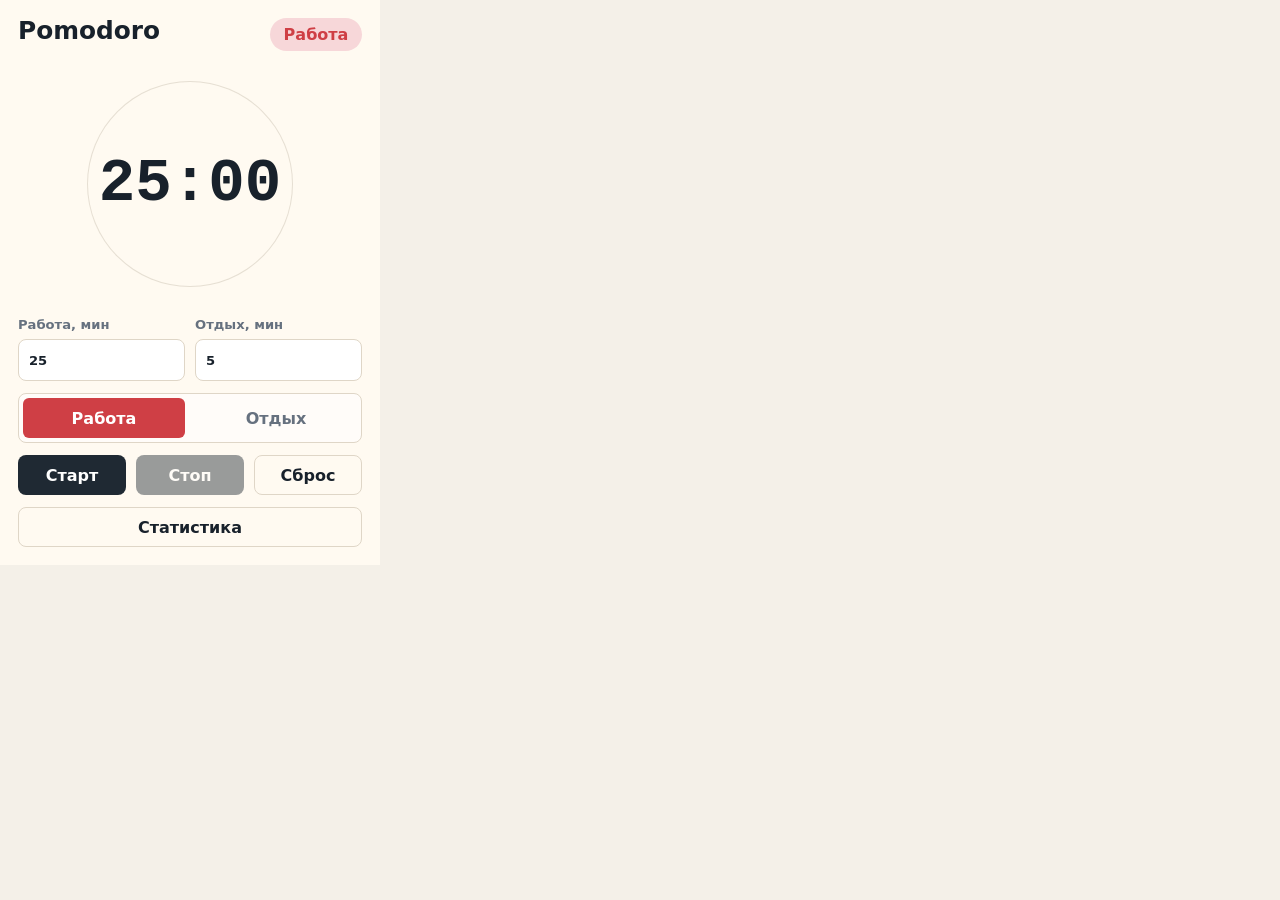
<file: popup.html>
<!doctype html>
<html lang="ru">
<head>
  <meta charset="utf-8">
  <meta name="viewport" content="width=device-width, initial-scale=1">
  <title>Pomodoro Timer</title>
  <link rel="stylesheet" href="styles.css">
</head>
<body>
  <main>
    <header>
      <h1>Pomodoro</h1>
      <div id="phase" class="status">Работа</div>
    </header>

    <section class="timer" aria-label="Таймер Pomodoro">
      <div class="timer-ring" aria-hidden="true"></div>
      <div id="display" aria-live="polite">25:00</div>
    </section>

    <section class="settings" aria-label="Настройки времени">
      <label>
        Работа, мин
        <input id="workMinutes" type="number" min="1" max="180" step="1" value="25">
      </label>
      <label>
        Отдых, мин
        <input id="breakMinutes" type="number" min="1" max="60" step="1" value="5">
      </label>
    </section>

    <section class="phase-switch" aria-label="Выбор фазы">
      <button id="workPhase" class="phase-button" type="button" aria-pressed="true">Работа</button>
      <button id="breakPhase" class="phase-button" type="button" aria-pressed="false">Отдых</button>
    </section>

    <section class="controls" aria-label="Управление таймером">
      <button id="start" type="button">Старт</button>
      <button id="stop" type="button" disabled>Стоп</button>
      <button id="reset" type="button">Сброс</button>
    </section>

    <button id="statsToggle" class="stats-toggle" type="button" aria-expanded="false">Статистика</button>

    <section id="statsPanel" class="stats-panel" aria-label="Статистика продуктивности">
      <h2>Продуктивность</h2>
      <div class="calendar">
        <div class="calendar-head">
          <div id="calendarTitle" class="calendar-title">Месяц</div>
          <div class="calendar-nav" aria-label="Навигация календаря">
            <button id="prevMonth" class="calendar-nav-button" type="button" aria-label="Предыдущий месяц">‹</button>
            <button id="todayMonth" class="calendar-today-button" type="button">Сегодня</button>
            <button id="nextMonth" class="calendar-nav-button" type="button" aria-label="Следующий месяц">›</button>
          </div>
        </div>
        <div class="calendar-weekdays" aria-hidden="true">
          <span>Пн</span>
          <span>Вт</span>
          <span>Ср</span>
          <span>Чт</span>
          <span>Пт</span>
          <span>Сб</span>
          <span>Вс</span>
        </div>
        <div id="calendarGrid" class="calendar-grid"></div>
        <div class="month-summary">
          <span>Итоговая продуктивность</span>
          <span id="monthProductive">00:00</span>
        </div>
        <div id="yearSummary" class="year-summary">
          <span id="yearSummaryLabel">Итоговая продуктивность за год</span>
          <span id="yearProductive">00:00</span>
        </div>
      </div>
      <div class="stats-actions">
        <button id="clearStats" type="button">Очистить</button>
      </div>
    </section>
  </main>

  <script src="popup.js"></script>
</body>
</html>
</file>
<file: styles.css>
:root {
  color-scheme: light;
  --bg: #f4f0e8;
  --panel: #fffaf1;
  --ink: #18212b;
  --muted: #66717f;
  --line: #dfd6c7;
  --work: #cf3f45;
  --break: #287d68;
  --work-soft: #f7d7d9;
  --break-soft: #cfe9df;
  --button: #1f2933;
  --button-hover: #0f1720;
}

* {
  box-sizing: border-box;
}

body {
  width: 380px;
  min-height: 560px;
  margin: 0;
  background: var(--bg);
  color: var(--ink);
  font-family: system-ui, -apple-system, BlinkMacSystemFont, "Segoe UI", sans-serif;
}

main {
  padding: 18px;
  background: var(--panel);
}

header {
  display: flex;
  justify-content: space-between;
  gap: 14px;
  align-items: flex-start;
  margin-bottom: 18px;
}

h1 {
  margin: 0;
  font-size: 1.55rem;
  line-height: 1.05;
}

.status {
  min-width: 92px;
  padding: 7px 10px;
  border-radius: 999px;
  background: var(--work-soft);
  color: var(--work);
  font-weight: 750;
  text-align: center;
}

body.break-mode .status {
  background: var(--break-soft);
  color: var(--break);
}

.timer {
  position: relative;
  display: grid;
  place-items: center;
  width: 230px;
  aspect-ratio: 1;
  margin: 0 auto 18px;
}

.timer-ring {
  position: absolute;
  inset: 0;
  border-radius: 50%;
  background: conic-gradient(var(--work) var(--progress), rgba(24, 33, 43, 0.10) 0);
}

body.break-mode .timer-ring {
  background: conic-gradient(var(--break) var(--progress), rgba(24, 33, 43, 0.10) 0);
}

.timer-ring::after {
  content: "";
  position: absolute;
  inset: 12px;
  border-radius: inherit;
  background: var(--panel);
  border: 1px solid rgba(116, 100, 76, 0.18);
}

#display {
  position: relative;
  z-index: 1;
  font-family: ui-monospace, SFMono-Regular, Menlo, Monaco, Consolas, "Liberation Mono", monospace;
  font-size: 3.8rem;
  font-weight: 850;
  line-height: 1;
  font-variant-numeric: tabular-nums;
}

.settings,
.phase-switch,
.controls {
  display: grid;
  grid-template-columns: repeat(2, minmax(0, 1fr));
  gap: 10px;
  margin-bottom: 12px;
}

.controls {
  grid-template-columns: repeat(3, minmax(0, 1fr));
}

label {
  display: grid;
  gap: 7px;
  color: var(--muted);
  font-size: 0.82rem;
  font-weight: 700;
}

input {
  width: 100%;
  min-height: 42px;
  border: 1px solid var(--line);
  border-radius: 8px;
  padding: 8px 10px;
  background: #ffffff;
  color: var(--ink);
  font: inherit;
  font-weight: 750;
}

button {
  min-height: 40px;
  border: 0;
  border-radius: 8px;
  background: var(--button);
  color: #ffffff;
  font: inherit;
  font-weight: 750;
  cursor: pointer;
}

button:hover:not(:disabled) {
  transform: none;
}

button:disabled {
  cursor: not-allowed;
  opacity: 0.45;
}

.phase-switch {
  position: relative;
  padding: 4px;
  border: 1px solid var(--line);
  border-radius: 8px;
  background: rgba(255, 255, 255, 0.58);
  overflow: hidden;
}

.phase-switch::before {
  content: "";
  position: absolute;
  top: 4px;
  left: 4px;
  width: calc((100% - 18px) / 2);
  height: calc(100% - 8px);
  border-radius: 6px;
  background: var(--work);
  transition: transform 240ms ease, background 180ms ease;
  pointer-events: none;
}

body.break-mode .phase-switch::before {
  transform: translateX(calc(100% + 10px));
  background: var(--break);
}

.phase-button,
#reset,
.stats-toggle,
.stats-actions button {
  background: transparent;
  color: var(--ink);
  border: 1px solid var(--line);
}

.phase-button {
  position: relative;
  z-index: 1;
  border: 0;
  color: var(--muted);
  background: transparent !important;
}

.phase-button[aria-pressed="true"] {
  color: #ffffff;
}

body.break-mode .phase-button[aria-pressed="true"] {
  color: #ffffff;
}

.phase-button:hover:not(:disabled) {
  color: var(--ink);
  background: transparent !important;
}

.phase-button:active:not(:disabled),
.phase-button:focus-visible {
  background: transparent !important;
}

@media (prefers-reduced-motion: reduce) {
  .phase-switch::before,
  .phase-button {
    transition: none;
  }
}

.stats-toggle {
  width: 100%;
}

.stats-panel {
  display: none;
  margin-top: 14px;
  padding-top: 14px;
  border-top: 1px solid var(--line);
}

.stats-panel.is-open {
  display: block;
}

.stats-panel h2 {
  margin: 0 0 10px;
  font-size: 1rem;
}

.calendar {
  padding: 12px;
  border: 1px solid var(--line);
  border-radius: 8px;
  background: #ffffff;
}

.month-summary,
.year-summary {
  display: flex;
  justify-content: space-between;
  gap: 10px;
  align-items: center;
}

.calendar-head {
  display: grid;
  grid-template-columns: 1fr auto;
  gap: 8px;
  align-items: center;
  margin-bottom: 10px;
}

.calendar-title {
  font-size: 0.92rem;
  font-weight: 800;
}

.calendar-nav {
  display: grid;
  grid-template-columns: 32px auto 32px;
  gap: 5px;
  align-items: center;
}

.calendar-nav-button,
.calendar-today-button {
  min-height: 30px;
  padding: 0 8px;
  background: transparent;
  color: var(--ink);
  border: 1px solid var(--line);
  font-size: 0.78rem;
}

.calendar-nav-button {
  padding: 0;
  font-size: 1.05rem;
  line-height: 1;
}

.day-dot {
  width: 16px;
  aspect-ratio: 1;
  border-radius: 50%;
  border: 1px solid rgba(24, 33, 43, 0.10);
  background: var(--activity-color, rgba(24, 33, 43, 0.08));
}

.calendar-weekdays,
.calendar-grid {
  display: grid;
  grid-template-columns: repeat(7, minmax(0, 1fr));
  gap: 6px;
}

.calendar-weekdays {
  margin-bottom: 7px;
  font-size: 0.66rem;
  font-weight: 800;
  text-align: center;
}

.calendar-grid {
  min-height: 158px;
}

.calendar-day {
  display: grid;
  place-items: center;
  min-height: 22px;
}

.day-dot {
  display: grid;
  place-items: center;
  width: 21px;
  color: rgba(24, 33, 43, 0.72);
  font-size: 0.62rem;
  font-weight: 800;
}

.day-dot.is-today {
  outline: 2px solid rgba(24, 33, 43, 0.28);
  outline-offset: 2px;
}

.month-summary,
.year-summary {
  margin: 10px 0;
  padding: 9px 10px;
  border-radius: 8px;
  background: rgba(24, 33, 43, 0.06);
  color: var(--muted);
  font-size: 0.82rem;
  font-weight: 750;
}

.year-summary {
  display: none;
  margin-top: 0;
}

.year-summary.is-visible {
  display: flex;
}

#monthProductive,
#yearProductive {
  color: var(--ink);
  font-family: ui-monospace, SFMono-Regular, Menlo, Monaco, Consolas, "Liberation Mono", monospace;
  font-weight: 850;
}

.stats-actions {
  display: flex;
  justify-content: flex-end;
}
</file>
